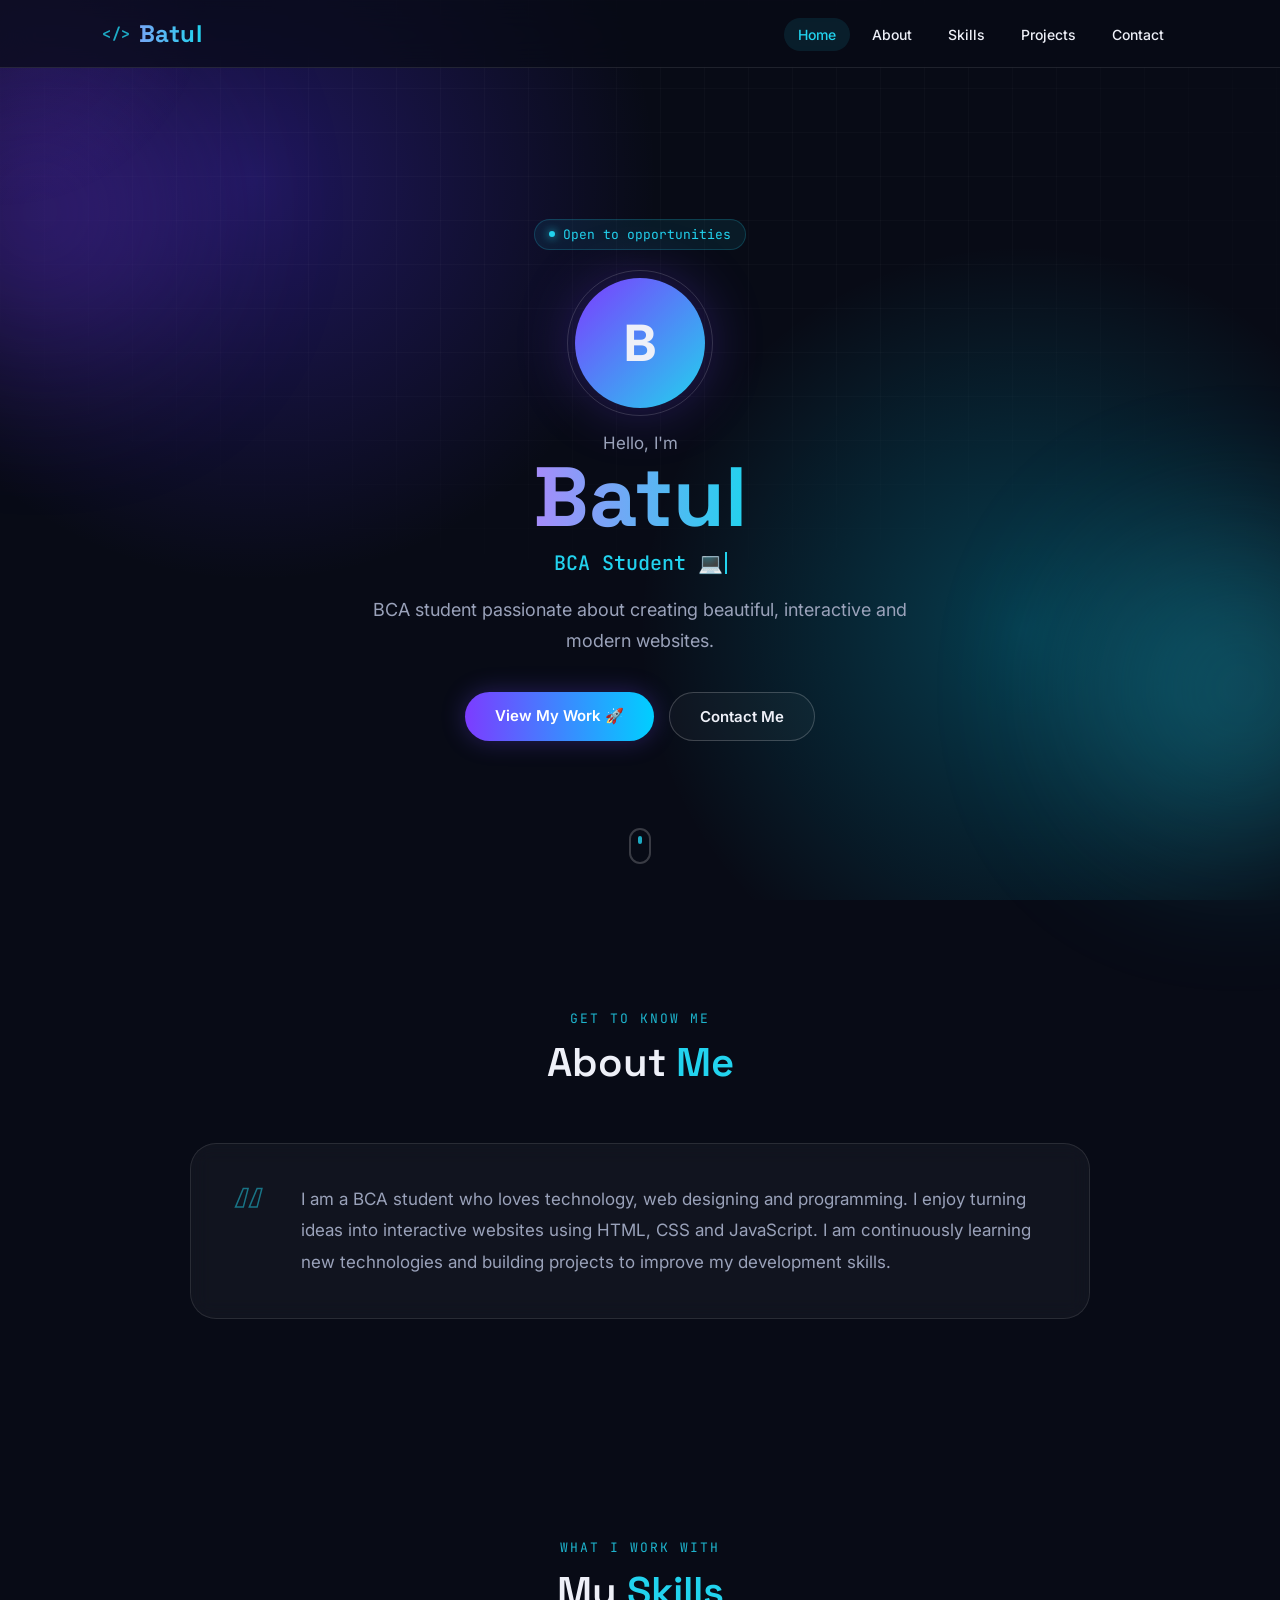
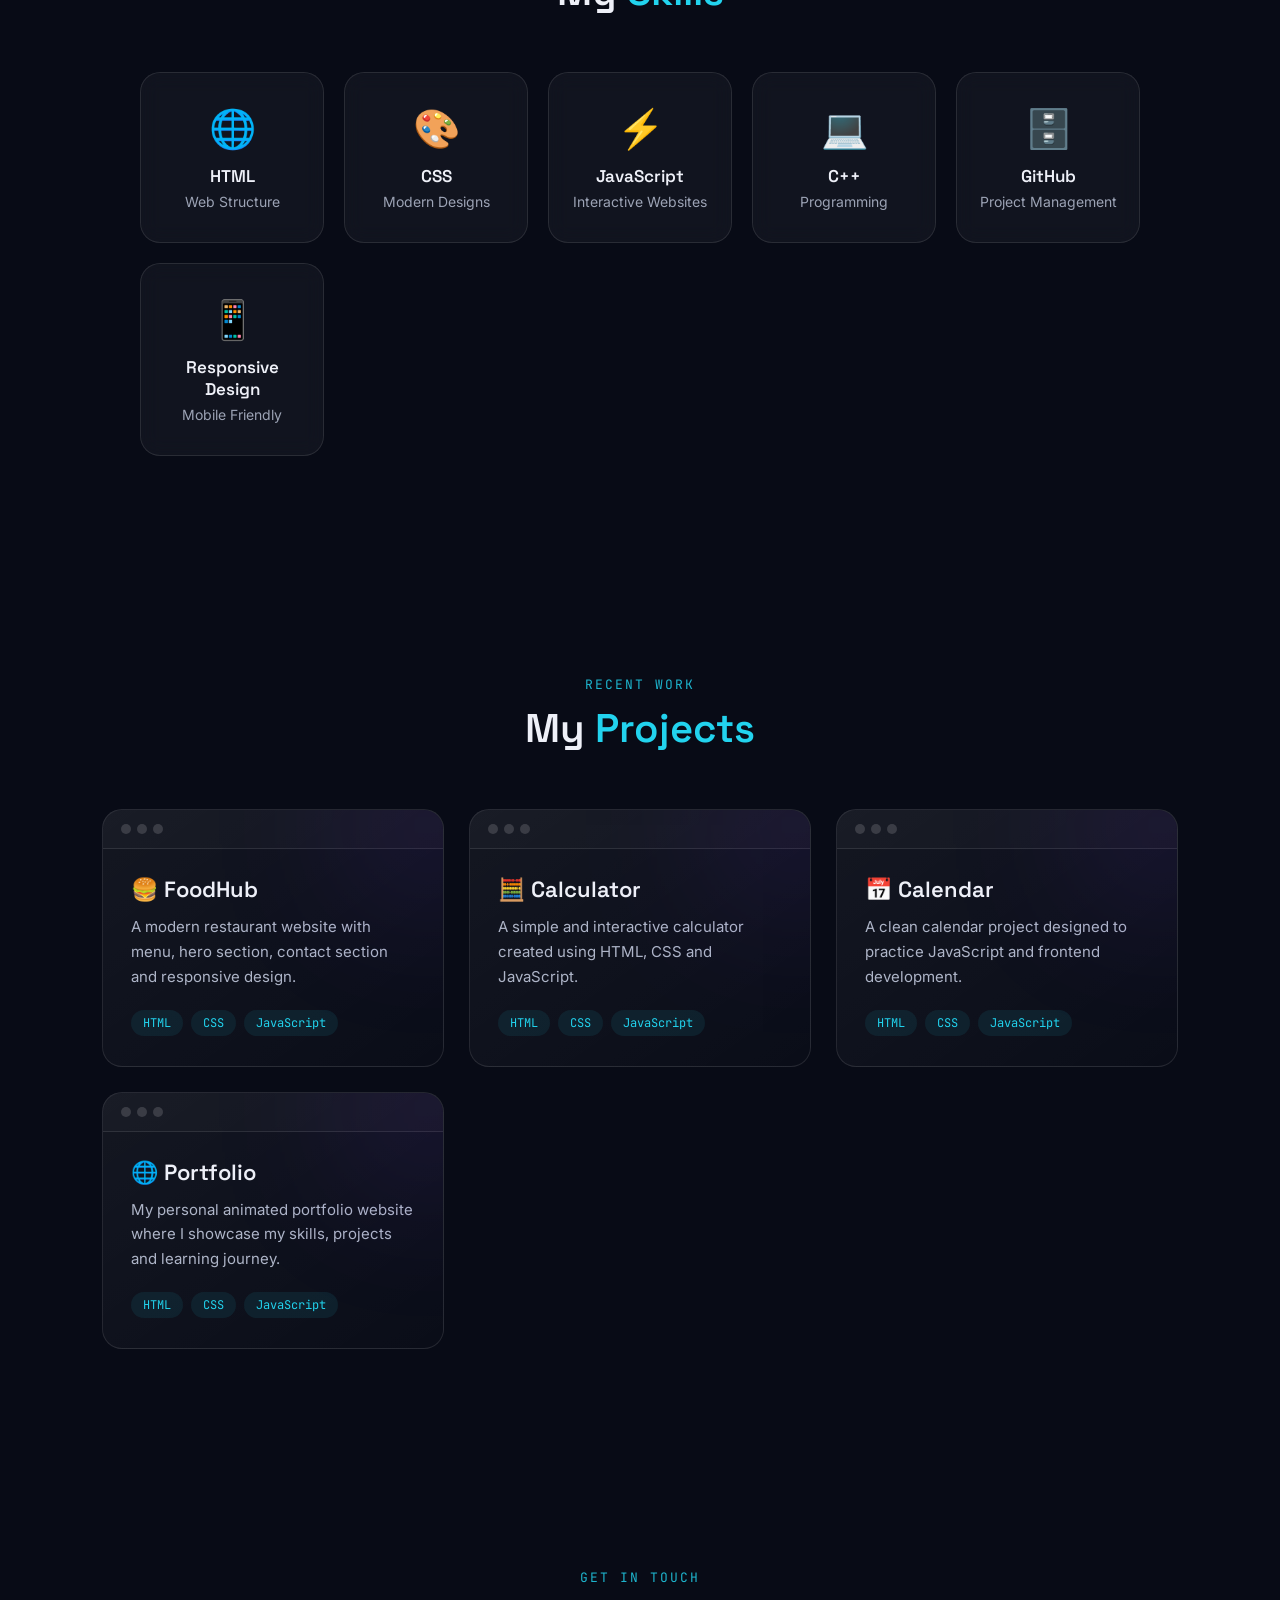
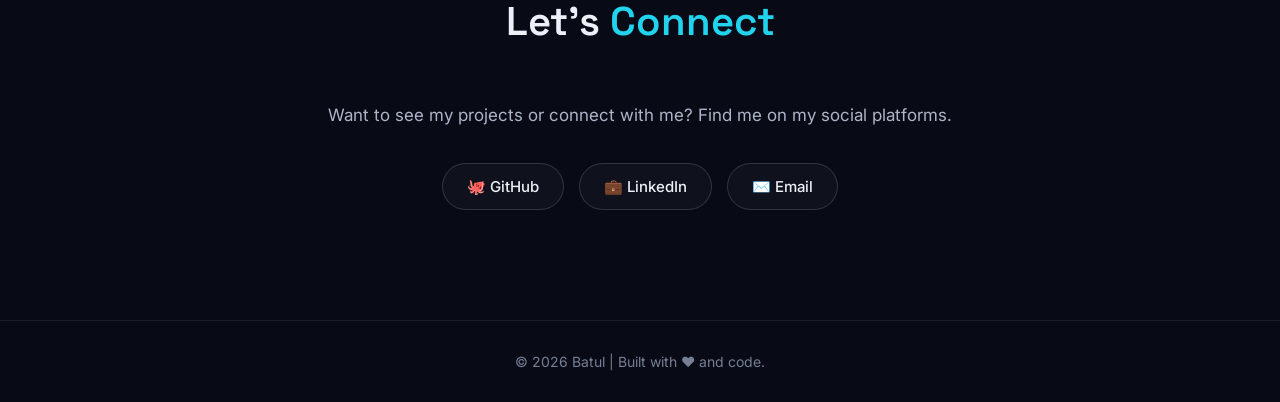
<file: index.html>
<!DOCTYPE html>
<html lang="en">
<head>
<meta charset="UTF-8">
<meta name="viewport" content="width=device-width, initial-scale=1.0">
<title>Batul | BCA Student &amp; Web Developer</title>
<link rel="preconnect" href="https://fonts.googleapis.com">
<link rel="preconnect" href="https://fonts.gstatic.com" crossorigin>
<link href="https://fonts.googleapis.com/css2?family=Space+Grotesk:wght@400;500;600;700&family=Inter:wght@400;500;600&family=JetBrains+Mono:wght@400;500&display=swap" rel="stylesheet">
<style>

/* =========================
   BASIC
========================= */

:root{
    --bg:#080b16;
    --bg-soft:#0d1120;
    --violet:#7c3cff;
    --cyan:#22d3ee;
    --violet-soft:#a78bfa;
    --text:#eef0f8;
    --muted:#9aa2ba;
    --line:rgba(255,255,255,.1);
    --card:rgba(255,255,255,.04);
}

*{
    margin:0;
    padding:0;
    box-sizing:border-box;
}

html{
    scroll-behavior:smooth;
}

body{
    font-family:'Inter',sans-serif;
    background:var(--bg);
    color:var(--text);
    overflow-x:hidden;
    position:relative;
}

::selection{
    background:var(--violet);
    color:#fff;
}

h1,h2,h3,.logo{
    font-family:'Space Grotesk',sans-serif;
}

::-webkit-scrollbar{width:10px;}
::-webkit-scrollbar-track{background:var(--bg);}
::-webkit-scrollbar-thumb{background:linear-gradient(var(--violet),var(--cyan));border-radius:10px;}

/* =========================
   PROGRESS BAR
========================= */

.progress-bar{
    position:fixed;
    top:0;
    left:0;
    height:3px;
    width:0%;
    background:linear-gradient(90deg,var(--violet),var(--cyan));
    z-index:2000;
    transition:width .1s ease-out;
}

/* =========================
   CURSOR GLOW (signature element)
========================= */

.cursor-glow{
    position:fixed;
    top:0;
    left:0;
    width:420px;
    height:420px;
    border-radius:50%;
    pointer-events:none;
    z-index:0;
    background:radial-gradient(circle,rgba(124,60,255,.14),transparent 70%);
    transform:translate(-50%,-50%);
    transition:opacity .3s;
    opacity:0;
}

@media(hover:hover){
    .cursor-glow{opacity:1;}
}

/* =========================
   ANIMATED BACKGROUND
========================= */

.background{
    position:fixed;
    inset:0;
    z-index:-3;
    background:
        radial-gradient(circle at 20% 20%,#5533ff4d,transparent 32%),
        radial-gradient(circle at 80% 70%,#00d9ff3d,transparent 32%),
        var(--bg);
}

.grid-overlay{
    position:fixed;
    inset:0;
    z-index:-3;
    background-image:
        linear-gradient(rgba(255,255,255,.025) 1px,transparent 1px),
        linear-gradient(90deg,rgba(255,255,255,.025) 1px,transparent 1px);
    background-size:44px 44px;
    mask-image:radial-gradient(ellipse 70% 55% at 50% 20%,black 40%,transparent 90%);
}

.blob{
    position:fixed;
    width:280px;
    height:280px;
    border-radius:50%;
    filter:blur(90px);
    opacity:.32;
    z-index:-2;
    animation:move 12s infinite alternate ease-in-out;
}

.blob1{background:var(--violet);top:8%;left:-100px;}
.blob2{background:var(--cyan);bottom:8%;right:-100px;animation-delay:3s;}

@keyframes move{
    from{transform:translate(0,0);}
    to{transform:translate(130px,90px);}
}

@keyframes gradient-shift{
    to{background-position:200%;}
}

/* =========================
   NAVBAR
========================= */

nav{
    position:fixed;
    top:0;
    left:0;
    width:100%;
    padding:18px 8%;
    display:flex;
    justify-content:space-between;
    align-items:center;
    background:rgba(8,11,22,.7);
    backdrop-filter:blur(16px);
    z-index:1000;
    border-bottom:1px solid var(--line);
    transition:padding .3s, background .3s;
}

nav.scrolled{
    padding:12px 8%;
    background:rgba(8,11,22,.9);
}

.logo{
    font-size:24px;
    font-weight:700;
    letter-spacing:.5px;
    background:linear-gradient(90deg,var(--violet-soft),var(--cyan));
    -webkit-background-clip:text;
    color:transparent;
    display:flex;
    align-items:center;
    gap:8px;
}

.logo::before{
    content:"</>";
    font-family:'JetBrains Mono',monospace;
    font-size:15px;
    -webkit-text-fill-color:var(--cyan);
    opacity:.8;
}

nav ul{
    display:flex;
    gap:8px;
    list-style:none;
}

nav a{
    position:relative;
    color:var(--text);
    text-decoration:none;
    font-size:14px;
    font-weight:500;
    padding:8px 14px;
    border-radius:20px;
    transition:.3s;
}

nav a:hover{
    color:var(--cyan);
    background:rgba(34,211,238,.08);
}

nav a.active{
    color:var(--cyan);
    background:rgba(34,211,238,.1);
}

.menu-btn{
    display:none;
    background:transparent;
    border:none;
    color:var(--text);
    font-size:26px;
    cursor:pointer;
}

/* =========================
   HERO
========================= */

.hero{
    min-height:100vh;
    display:flex;
    justify-content:center;
    align-items:center;
    text-align:center;
    padding:120px 20px 60px;
    position:relative;
}

.hero-content{
    max-width:850px;
}

.eyebrow{
    display:inline-flex;
    align-items:center;
    gap:8px;
    font-family:'JetBrains Mono',monospace;
    font-size:13px;
    color:var(--cyan);
    background:rgba(34,211,238,.08);
    border:1px solid rgba(34,211,238,.2);
    padding:6px 14px;
    border-radius:20px;
    margin-bottom:28px;
    opacity:0;
    animation:fade-up .7s ease forwards;
}

.eyebrow .dot{
    width:6px;
    height:6px;
    border-radius:50%;
    background:var(--cyan);
    box-shadow:0 0 8px var(--cyan);
    animation:pulse 1.6s infinite;
}

@keyframes pulse{
    0%,100%{opacity:1;}
    50%{opacity:.3;}
}

.profile{
    width:130px;
    height:130px;
    border-radius:50%;
    margin:auto auto 25px;
    display:flex;
    align-items:center;
    justify-content:center;
    font-size:50px;
    font-weight:700;
    background:linear-gradient(135deg,var(--violet),var(--cyan));
    box-shadow:0 0 60px #7040ff55;
    animation:float 4s infinite ease-in-out;
    position:relative;
    opacity:0;
    animation:fade-up .7s ease forwards, float 4s infinite ease-in-out 1s;
}

.profile::after{
    content:"";
    position:absolute;
    inset:-8px;
    border-radius:50%;
    border:1px solid rgba(255,255,255,.15);
    animation:spin 12s linear infinite;
}

@keyframes spin{
    to{transform:rotate(360deg);}
}

@keyframes float{
    50%{transform:translateY(-14px);}
}

.hero p.lead{
    color:var(--muted);
    font-size:18px;
    max-width:560px;
    margin:16px auto 0;
    line-height:1.7;
    opacity:0;
    animation:fade-up .7s ease forwards;
    animation-delay:.5s;
}

.hero h1{
    font-size:clamp(45px,8vw,84px);
    line-height:1.05;
    margin-bottom:6px;
    opacity:0;
    animation:fade-up .7s ease forwards;
    animation-delay:.15s;
}

.hero p.hello{
    color:var(--muted);
    font-size:17px;
    opacity:0;
    animation:fade-up .7s ease forwards;
    animation-delay:.05s;
}

@keyframes fade-up{
    from{opacity:0;transform:translateY(22px);}
    to{opacity:1;transform:translateY(0);}
}

.gradient{
    background:linear-gradient(90deg,var(--violet-soft),var(--cyan),var(--violet-soft));
    background-size:200%;
    -webkit-background-clip:text;
    color:transparent;
    animation:gradient-shift 5s infinite linear;
}

.typing-row{
    display:flex;
    justify-content:center;
    align-items:center;
    gap:2px;
    min-height:32px;
    opacity:0;
    animation:fade-up .7s ease forwards;
    animation-delay:.3s;
}

.typing{
    color:var(--cyan);
    font-family:'JetBrains Mono',monospace;
    font-weight:500;
    font-size:20px;
}

.cursor-blink{
    display:inline-block;
    width:2px;
    height:22px;
    background:var(--cyan);
    animation:blink 1s step-end infinite;
}

@keyframes blink{
    50%{opacity:0;}
}

/* =========================
   BUTTONS
========================= */

.buttons{
    margin-top:36px;
    display:flex;
    justify-content:center;
    gap:15px;
    flex-wrap:wrap;
    opacity:0;
    animation:fade-up .7s ease forwards;
    animation-delay:.6s;
}

.btn{
    position:relative;
    padding:14px 30px;
    border-radius:30px;
    text-decoration:none;
    font-weight:600;
    font-size:15px;
    transition:transform .3s, box-shadow .3s;
    display:inline-block;
}

.primary{
    background:linear-gradient(90deg,var(--violet),#00cfff);
    color:#fff;
    box-shadow:0 0 25px #6c4cff4d;
}

.secondary{
    border:1px solid rgba(255,255,255,.2);
    color:var(--text);
    background:rgba(255,255,255,.03);
}

.btn:hover{
    transform:translateY(-5px) scale(1.03);
}

.primary:hover{
    box-shadow:0 8px 34px #6c4cff70;
}

.secondary:hover{
    border-color:rgba(34,211,238,.5);
    background:rgba(34,211,238,.08);
}

.scroll-cue{
    position:absolute;
    bottom:36px;
    left:50%;
    transform:translateX(-50%);
    width:22px;
    height:36px;
    border:2px solid rgba(255,255,255,.25);
    border-radius:14px;
    opacity:.8;
}

.scroll-cue::before{
    content:"";
    position:absolute;
    top:6px;
    left:50%;
    width:4px;
    height:8px;
    background:var(--cyan);
    border-radius:2px;
    transform:translateX(-50%);
    animation:scroll-dot 1.8s infinite;
}

@keyframes scroll-dot{
    0%{opacity:1;top:6px;}
    70%{opacity:0;top:18px;}
    100%{opacity:0;top:6px;}
}

/* =========================
   SECTIONS
========================= */

section{
    padding:110px 8%;
    position:relative;
}

.section-tag{
    display:block;
    text-align:center;
    font-family:'JetBrains Mono',monospace;
    font-size:13px;
    color:var(--cyan);
    letter-spacing:2px;
    text-transform:uppercase;
    margin-bottom:10px;
    opacity:.85;
}

.section-title{
    text-align:center;
    font-size:40px;
    font-weight:600;
    margin-bottom:55px;
}

.section-title span{
    color:var(--cyan);
}

/* =========================
   ABOUT
========================= */

.about-wrap{
    max-width:900px;
    margin:auto;
    display:grid;
    grid-template-columns:auto 1fr;
    gap:34px;
    align-items:center;
    padding:40px;
    border-radius:26px;
    background:var(--card);
    border:1px solid var(--line);
    backdrop-filter:blur(10px);
    transition:.4s;
}

.about-wrap:hover{
    transform:translateY(-8px);
    border-color:rgba(34,211,238,.35);
    box-shadow:0 20px 50px #0006;
}

.about-mark{
    font-family:'JetBrains Mono',monospace;
    font-size:60px;
    line-height:1;
    color:transparent;
    -webkit-text-stroke:1.5px rgba(34,211,238,.5);
    align-self:start;
}

.about p{
    color:var(--muted);
    line-height:1.85;
    font-size:17px;
}

/* =========================
   SKILLS
========================= */

.skills{
    display:grid;
    grid-template-columns:repeat(auto-fit,minmax(180px,1fr));
    gap:20px;
    max-width:1000px;
    margin:auto;
}

.skill{
    padding:32px 20px;
    text-align:center;
    border:1px solid var(--line);
    border-radius:20px;
    background:var(--card);
    backdrop-filter:blur(10px);
    transition:transform .4s, border-color .4s, box-shadow .4s;
}

.skill:hover{
    transform:translateY(-10px) scale(1.03);
    border-color:rgba(34,211,238,.4);
    box-shadow:0 15px 40px #0006;
}

.skill-icon{
    font-size:38px;
    margin-bottom:14px;
    display:inline-block;
    transition:transform .4s;
}

.skill:hover .skill-icon{
    transform:rotate(-8deg) scale(1.15);
}

.skill h3{
    margin-bottom:6px;
    font-size:17px;
    font-weight:600;
}

.skill p{
    color:#9ca3b5;
    font-size:14px;
}

/* =========================
   PROJECTS
========================= */

.projects{
    display:grid;
    grid-template-columns:repeat(auto-fit,minmax(270px,1fr));
    gap:25px;
    max-width:1100px;
    margin:auto;
}

.project{
    position:relative;
    border-radius:20px;
    background:linear-gradient(145deg,#ffffff0d,#ffffff03);
    border:1px solid var(--line);
    overflow:hidden;
    transition:transform .4s, border-color .4s, box-shadow .4s;
}

.project-head{
    display:flex;
    gap:6px;
    padding:14px 18px;
    border-bottom:1px solid var(--line);
    background:rgba(255,255,255,.02);
}

.project-head span{
    width:10px;
    height:10px;
    border-radius:50%;
    background:rgba(255,255,255,.15);
}

.project-body{
    padding:26px 28px 30px;
}

.project::before{
    content:"";
    position:absolute;
    width:150px;
    height:150px;
    background:var(--violet);
    filter:blur(80px);
    opacity:.15;
    right:-60px;
    top:-60px;
    transition:.4s;
}

.project:hover{
    transform:translateY(-12px) scale(1.015);
    border-color:rgba(139,92,246,.4);
    box-shadow:0 20px 50px #0007;
}

.project:hover::before{
    transform:scale(1.6);
    opacity:.28;
}

.project h3{
    font-size:22px;
    font-weight:600;
    margin-bottom:12px;
}

.project p{
    color:#aeb5c8;
    line-height:1.65;
    margin-bottom:20px;
    font-size:15px;
}

.tags{
    display:flex;
    flex-wrap:wrap;
    gap:8px;
}

.tag{
    font-family:'JetBrains Mono',monospace;
    background:#22d3ee15;
    color:var(--cyan);
    padding:5px 12px;
    border-radius:20px;
    font-size:12px;
}

/* =========================
   CONTACT
========================= */

.contact{
    text-align:center;
    max-width:700px;
    margin:auto;
}

.contact p{
    color:#aeb5c8;
    margin-bottom:34px;
    line-height:1.6;
    font-size:17px;
}

.socials{
    display:flex;
    justify-content:center;
    gap:15px;
    flex-wrap:wrap;
}

.social{
    padding:13px 24px;
    border:1px solid rgba(255,255,255,.14);
    border-radius:25px;
    color:var(--text);
    text-decoration:none;
    background:rgba(255,255,255,.03);
    transition:.3s;
    font-weight:500;
    font-size:15px;
}

.social:hover{
    background:#22d3ee1f;
    border-color:rgba(34,211,238,.4);
    transform:translateY(-4px) scale(1.04);
}

/* =========================
   FOOTER
========================= */

footer{
    text-align:center;
    padding:32px;
    border-top:1px solid rgba(255,255,255,.08);
    color:#777f95;
    font-size:14px;
}

/* =========================
   SCROLL REVEAL
========================= */

.reveal{
    opacity:0;
    transform:translateY(45px);
    transition:opacity .8s ease, transform .8s ease;
}

.reveal.active{
    opacity:1;
    transform:translateY(0);
}

.stagger > *{
    opacity:0;
    transform:translateY(30px);
    transition:opacity .6s ease, transform .6s ease;
}

.stagger.active > *{
    opacity:1;
    transform:translateY(0);
}

.stagger.active > *:nth-child(1){transition-delay:.05s;}
.stagger.active > *:nth-child(2){transition-delay:.12s;}
.stagger.active > *:nth-child(3){transition-delay:.19s;}
.stagger.active > *:nth-child(4){transition-delay:.26s;}
.stagger.active > *:nth-child(5){transition-delay:.33s;}
.stagger.active > *:nth-child(6){transition-delay:.4s;}
.stagger.active > *:nth-child(7){transition-delay:.47s;}

/* =========================
   REDUCED MOTION
========================= */

@media(prefers-reduced-motion:reduce){
    *{
        animation-duration:.01ms !important;
        animation-iteration-count:1 !important;
        transition-duration:.01ms !important;
        scroll-behavior:auto !important;
    }
}

/* =========================
   MOBILE
========================= */

@media(max-width:700px){
    nav{padding:16px 5%;}
    .menu-btn{display:block;}

    nav ul{
        position:absolute;
        top:64px;
        right:5%;
        width:210px;
        display:none;
        flex-direction:column;
        gap:4px;
        padding:10px;
        background:rgba(8,11,22,.96);
        backdrop-filter:blur(20px);
        border:1px solid rgba(255,255,255,.12);
        border-radius:18px;
        box-shadow:0 20px 50px #0008;
    }

    nav ul.show{
        display:flex;
        animation:menuAnimation .3s ease;
    }

    @keyframes menuAnimation{
        from{opacity:0;transform:translateY(-10px);}
        to{opacity:1;transform:translateY(0);}
    }

    nav ul li{width:100%;}
    nav ul li a{display:block;padding:13px;text-align:center;}

    .hero{padding:110px 20px 50px;}
    .profile{width:110px;height:110px;font-size:42px;}
    .hero h1{font-size:50px;}
    .hero p.lead{font-size:16px;}
    .typing{font-size:17px;}

    section{padding:80px 5%;}
    .section-title{font-size:30px;margin-bottom:35px;}

    .about-wrap{
        grid-template-columns:1fr;
        text-align:center;
        padding:28px 22px;
    }
    .about-mark{display:none;}
    .about p{font-size:16px;}

    .projects{grid-template-columns:1fr;}

    .skills{grid-template-columns:repeat(2,1fr);gap:15px;}
    .skill{padding:24px 10px;}
    .skill-icon{font-size:30px;}

    .buttons{flex-direction:column;align-items:center;}
    .btn{width:220px;text-align:center;}

    .cursor-glow{display:none;}
}

@media(max-width:380px){
    .skills{grid-template-columns:1fr;}
    .hero h1{font-size:42px;}
    .logo{font-size:21px;}
}

</style>
</head>
<body>

<div class="progress-bar" id="progressBar"></div>
<div class="cursor-glow" id="cursorGlow"></div>

<!-- BACKGROUND -->
<div class="background"></div>
<div class="grid-overlay"></div>
<div class="blob blob1"></div>
<div class="blob blob2"></div>

<!-- NAVBAR -->
<nav id="navbar">
    <div class="logo">Batul</div>

    <button class="menu-btn" onclick="toggleMenu()" aria-label="Open menu">☰</button>

    <ul id="navMenu">
        <li><a href="#home" class="nav-link" onclick="closeMenu()">Home</a></li>
        <li><a href="#about" class="nav-link" onclick="closeMenu()">About</a></li>
        <li><a href="#skills" class="nav-link" onclick="closeMenu()">Skills</a></li>
        <li><a href="#projects" class="nav-link" onclick="closeMenu()">Projects</a></li>
        <li><a href="#contact" class="nav-link" onclick="closeMenu()">Contact</a></li>
    </ul>
</nav>

<!-- HERO -->
<section class="hero" id="home">
    <div class="hero-content">

        <div class="eyebrow"><span class="dot"></span> Open to opportunities</div>

        <div class="profile">B</div>

        <p class="hello">Hello, I'm</p>

        <h1><span class="gradient">Batul</span></h1>

        <div class="typing-row">
            <div class="typing"></div>
            <span class="cursor-blink"></span>
        </div>

        <p class="lead">
            BCA student passionate about creating beautiful,
            interactive and modern websites.
        </p>

        <div class="buttons">
            <a href="#projects" class="btn primary">View My Work 🚀</a>
            <a href="#contact" class="btn secondary">Contact Me</a>
        </div>
    </div>

    <div class="scroll-cue"></div>
</section>

<!-- ABOUT -->
<section id="about" class="reveal">
    <span class="section-tag">Get to know me</span>
    <h2 class="section-title">About <span>Me</span></h2>

    <div class="about-wrap">
        <div class="about-mark">“</div>
        <div class="about">
            <p>
                I am a BCA student who loves technology,
                web designing and programming. I enjoy
                turning ideas into interactive websites
                using HTML, CSS and JavaScript. I am
                continuously learning new technologies
                and building projects to improve my
                development skills.
            </p>
        </div>
    </div>
</section>

<!-- SKILLS -->
<section id="skills" class="reveal">
    <span class="section-tag">What I work with</span>
    <h2 class="section-title">My <span>Skills</span></h2>

    <div class="skills stagger">
        <div class="skill">
            <div class="skill-icon">🌐</div>
            <h3>HTML</h3>
            <p>Web Structure</p>
        </div>
        <div class="skill">
            <div class="skill-icon">🎨</div>
            <h3>CSS</h3>
            <p>Modern Designs</p>
        </div>
        <div class="skill">
            <div class="skill-icon">⚡</div>
            <h3>JavaScript</h3>
            <p>Interactive Websites</p>
        </div>
        <div class="skill">
            <div class="skill-icon">💻</div>
            <h3>C++</h3>
            <p>Programming</p>
        </div>
        <div class="skill">
            <div class="skill-icon">🗄️</div>
            <h3>GitHub</h3>
            <p>Project Management</p>
        </div>
        <div class="skill">
            <div class="skill-icon">📱</div>
            <h3>Responsive Design</h3>
            <p>Mobile Friendly</p>
        </div>
    </div>
</section>

<!-- PROJECTS -->
<section id="projects" class="reveal">
    <span class="section-tag">Recent work</span>
    <h2 class="section-title">My <span>Projects</span></h2>

    <div class="projects stagger">

        <div class="project">
            <div class="project-head"><span></span><span></span><span></span></div>
            <div class="project-body">
                <h3>🍔 FoodHub</h3>
                <p>A modern restaurant website with menu, hero section, contact section and responsive design.</p>
                <div class="tags">
                    <span class="tag">HTML</span>
                    <span class="tag">CSS</span>
                    <span class="tag">JavaScript</span>
                </div>
            </div>
        </div>

        <div class="project">
            <div class="project-head"><span></span><span></span><span></span></div>
            <div class="project-body">
                <h3>🧮 Calculator</h3>
                <p>A simple and interactive calculator created using HTML, CSS and JavaScript.</p>
                <div class="tags">
                    <span class="tag">HTML</span>
                    <span class="tag">CSS</span>
                    <span class="tag">JavaScript</span>
                </div>
            </div>
        </div>

        <div class="project">
            <div class="project-head"><span></span><span></span><span></span></div>
            <div class="project-body">
                <h3>📅 Calendar</h3>
                <p>A clean calendar project designed to practice JavaScript and frontend development.</p>
                <div class="tags">
                    <span class="tag">HTML</span>
                    <span class="tag">CSS</span>
                    <span class="tag">JavaScript</span>
                </div>
            </div>
        </div>

        <div class="project">
            <div class="project-head"><span></span><span></span><span></span></div>
            <div class="project-body">
                <h3>🌐 Portfolio</h3>
                <p>My personal animated portfolio website where I showcase my skills, projects and learning journey.</p>
                <div class="tags">
                    <span class="tag">HTML</span>
                    <span class="tag">CSS</span>
                    <span class="tag">JavaScript</span>
                </div>
            </div>
        </div>

    </div>
</section>

<!-- CONTACT -->
<section id="contact" class="reveal">
    <span class="section-tag">Get in touch</span>
    <h2 class="section-title">Let's <span>Connect</span></h2>

    <div class="contact">
        <p>Want to see my projects or connect with me? Find me on my social platforms.</p>

        <div class="socials">
            <a class="social" href="https://github.com/" target="_blank">🐙 GitHub</a>
            <a class="social" href="#" target="_blank">💼 LinkedIn</a>
            <a class="social" href="mailto:your@email.com">✉️ Email</a>
        </div>
    </div>
</section>

<!-- FOOTER -->
<footer>© 2026 Batul | Built with ❤️ and code.</footer>

<!-- JAVASCRIPT -->
<script>

/* MOBILE MENU */
function toggleMenu(){
    document.getElementById("navMenu").classList.toggle("show");
}
function closeMenu(){
    document.getElementById("navMenu").classList.remove("show");
}

/* NAVBAR SHRINK ON SCROLL + PROGRESS BAR */
const navbar = document.getElementById("navbar");
const progressBar = document.getElementById("progressBar");

function onScroll(){
    navbar.classList.toggle("scrolled", window.scrollY > 30);

    const scrollTop = window.scrollY;
    const docHeight = document.documentElement.scrollHeight - window.innerHeight;
    progressBar.style.width = (docHeight > 0 ? (scrollTop / docHeight) * 100 : 0) + "%";

    revealOnScroll();
    highlightNav();
}

window.addEventListener("scroll", onScroll);

/* ACTIVE NAV LINK */
const sections = document.querySelectorAll("section[id]");
const navLinks = document.querySelectorAll(".nav-link");

function highlightNav(){
    let current = "";
    sections.forEach(sec => {
        const top = sec.offsetTop - 140;
        if(window.scrollY >= top){
            current = sec.getAttribute("id");
        }
    });
    navLinks.forEach(link => {
        link.classList.toggle("active", link.getAttribute("href") === "#" + current);
    });
}

/* CURSOR GLOW */
const glow = document.getElementById("cursorGlow");
window.addEventListener("mousemove", e => {
    glow.style.left = e.clientX + "px";
    glow.style.top = e.clientY + "px";
});

/* TYPING ANIMATION */
const typing = document.querySelector(".typing");
const words = [
    "BCA Student 💻",
    "Web Developer 🌐",
    "Creative Designer 🎨",
    "Future Software Developer 🚀"
];
let wordIndex = 0, charIndex = 0, deleting = false;

function typeEffect(){
    const current = words[wordIndex];

    if(!deleting){
        typing.textContent = current.substring(0, charIndex + 1);
        charIndex++;
        if(charIndex === current.length){
            deleting = true;
            setTimeout(typeEffect, 1500);
            return;
        }
    } else {
        typing.textContent = current.substring(0, charIndex - 1);
        charIndex--;
        if(charIndex === 0){
            deleting = false;
            wordIndex = (wordIndex + 1) % words.length;
        }
    }
    setTimeout(typeEffect, deleting ? 50 : 100);
}
typeEffect();

/* SCROLL REVEAL */
function revealOnScroll(){
    document.querySelectorAll(".reveal, .stagger").forEach(el => {
        const top = el.getBoundingClientRect().top;
        if(top < window.innerHeight - 100){
            el.classList.add("active");
        }
    });
}

revealOnScroll();
highlightNav();

</script>
</body>
    </html>
</file>
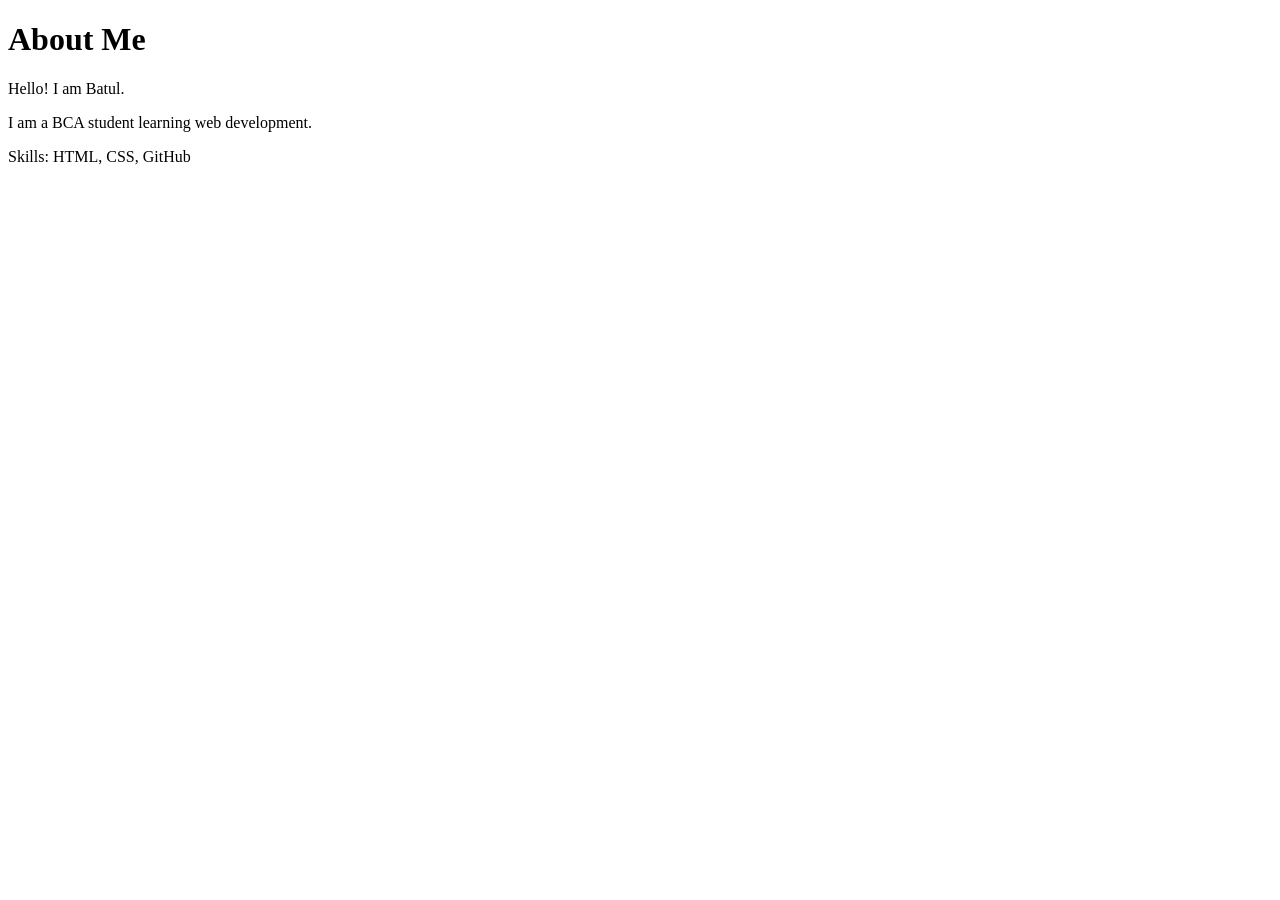
<file: about.html>
<!DOCTYPE html>
<html>
<head>
    <title>About Me</title>
</head>
<body>
    <h1>About Me</h1>
    <p>Hello! I am Batul.</p>
    <p>I am a BCA student learning web development.</p>
    <p>Skills: HTML, CSS, GitHub</p>
</body>
</html>
</file>
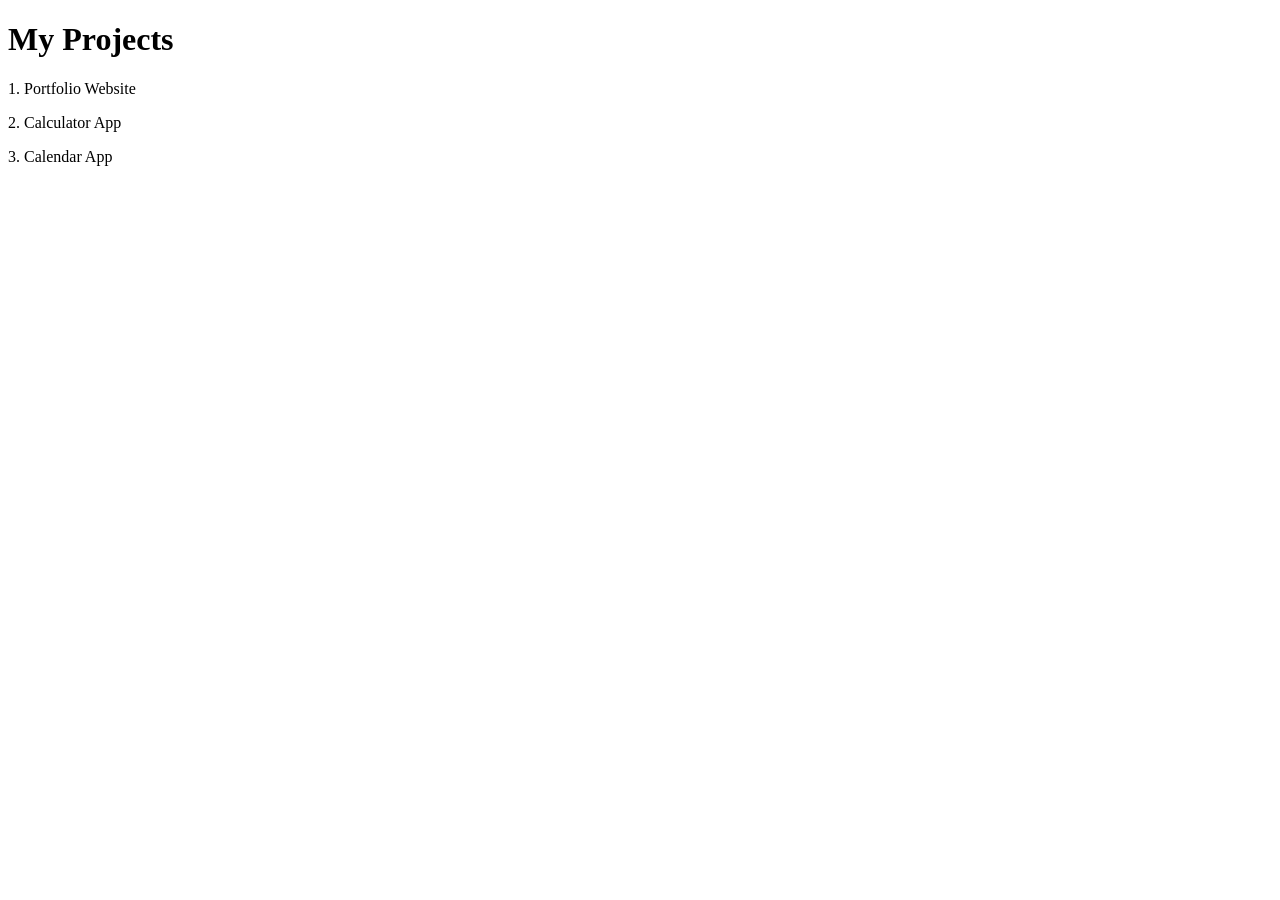
<file: projects.html>
<!DOCTYPE html>
<html>
<head>
    <title>My Projects</title>
</head>
<body>
    <h1>My Projects</h1>

    <p>1. Portfolio Website</p>
    <p>2. Calculator App</p>
    <p>3. Calendar App</p>
</body>
</html>
</file>
